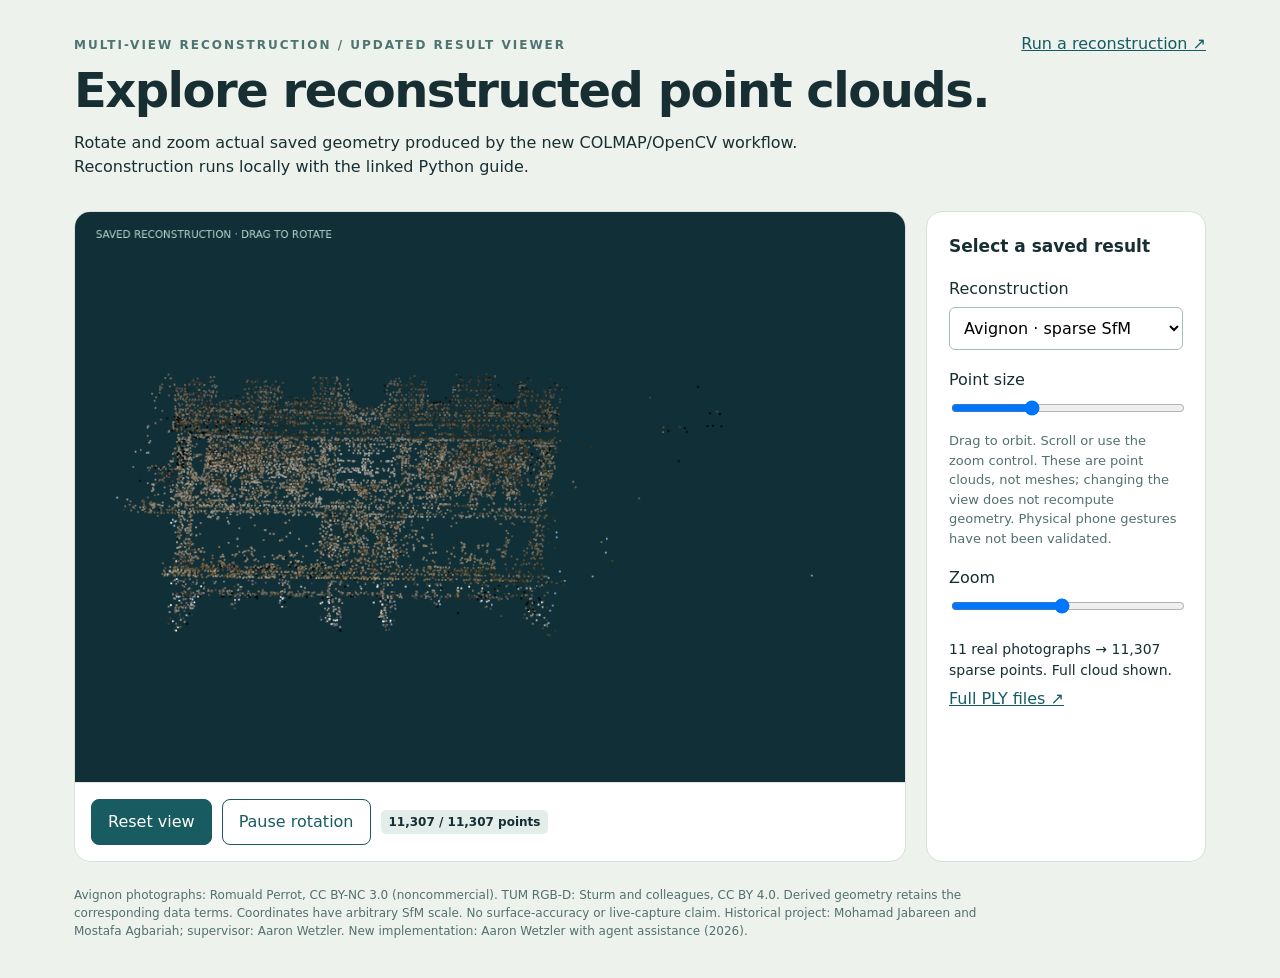
<file: updated/demo/index.html>
<!doctype html><html lang="en"><meta charset="utf-8"><meta name="viewport" content="width=device-width,initial-scale=1"><title>Multi-view reconstruction · saved cloud viewer</title><link rel="stylesheet" href="style.css"><main><header><div><span class="eyebrow">Multi-view reconstruction / updated result viewer</span><h1>Explore reconstructed point clouds.</h1><p>Rotate and zoom actual saved geometry produced by the new COLMAP/OpenCV workflow. Reconstruction runs locally with the linked Python guide.</p></div><a href="https://github.com/twerdster/iphone-multiview-reconstruction#updated">Run a reconstruction ↗</a></header><div class="layout"><section class="stage"><canvas id="cloud" width="960" height="660" tabindex="0" aria-label="Interactive reconstructed point cloud; drag to rotate"></canvas><div class="toolbar"><button id="reset">Reset view</button><button id="orbit" class="secondary">Pause rotation</button><span id="count" class="tag">Loading…</span></div></section><aside class="panel"><h2>Select a saved result</h2><label for="dataset">Reconstruction</label><select id="dataset"><option value="avignon">Avignon · sparse SfM</option><option value="tum">TUM fr1/xyz · partial stereo</option></select><label for="size">Point size</label><input id="size" type="range" min="1" max="4" value="2" step=".5"><p class="note">Drag to orbit. Scroll or use the zoom control. These are point clouds, not meshes; changing the view does not recompute geometry. Physical phone gestures have not been validated.</p><label for="zoom">Zoom</label><input id="zoom" type="range" min="50" max="240" value="140"><div id="status" class="status" role="status">Loading the saved cloud…</div><a id="download" href="https://github.com/twerdster/iphone-multiview-reconstruction/tree/main/updated/results">Full PLY files ↗</a></aside></div><footer id="credit">Avignon photographs: Romuald Perrot, CC BY-NC 3.0 (noncommercial). TUM RGB-D: Sturm and colleagues, CC BY 4.0. Derived geometry retains the corresponding data terms. Coordinates have arbitrary SfM scale. No surface-accuracy or live-capture claim. Historical project: Mohamad Jabareen and Mostafa Agbariah; supervisor: Aaron Wetzler. New implementation: Aaron Wetzler with agent assistance (2026).</footer></main><script type="module" src="app.js"></script></html>
</file>
<file: updated/demo/style.css>
*{box-sizing:border-box}body{margin:0;background:#eef2ed;color:#172f32;font:16px/1.5 system-ui,sans-serif}main{max-width:1180px;margin:auto;padding:32px 24px}header{display:flex;align-items:flex-start;justify-content:space-between;gap:24px;margin-bottom:24px}h1{font-size:clamp(30px,5vw,48px);line-height:1.1;letter-spacing:-1.5px;margin:8px 0 14px}h2{font-size:17px;margin:0 0 12px}.eyebrow{font-size:12px;font-weight:700;letter-spacing:2px;text-transform:uppercase;color:#4d7471}p{max-width:760px;margin:8px 0}a{color:#145b63}button,.button,select,input[type=file]{font:inherit}button,.button{border:1px solid #1a595d;border-radius:8px;background:#185b60;color:#fff;padding:10px 16px;text-decoration:none;cursor:pointer}button.secondary{background:#fff;color:#185b60}button:disabled{opacity:.5;cursor:default}button:focus-visible,a:focus-visible,select:focus-visible,input:focus-visible,textarea:focus-visible{outline:3px solid #d77732;outline-offset:3px}.layout{display:grid;grid-template-columns:minmax(0,1fr) 280px;gap:20px}.stage,.panel{background:#fff;border:1px solid #d7e0da;border-radius:16px;overflow:hidden}.panel{padding:22px}.stage canvas{display:block;width:100%;touch-action:none}.toolbar{display:flex;flex-wrap:wrap;gap:10px;padding:16px;border-top:1px solid #dce5df;align-items:center}.note{font-size:13px;color:#52706f}.tag{display:inline-block;background:#e3eeea;border-radius:5px;padding:3px 8px;font-size:12px;font-weight:650}label{display:block;margin:18px 0 6px}input[type=range],select{width:100%}select,textarea{border:1px solid #a7bdb7;border-radius:6px;padding:10px;background:#fff}output{font-variant-numeric:tabular-nums}.metric{font-size:30px;font-weight:700;line-height:1.3}.status{min-height:48px;margin-top:18px;font-size:14px}footer{margin:24px 0 6px;font-size:12px;color:#52706f;max-width:940px}video{display:none}textarea{width:100%;font:22px/1.8 system-ui;resize:vertical;min-height:250px}details{margin:16px 0}summary{cursor:pointer} @media(max-width:760px){main{padding:22px 14px}header{display:block}.layout{grid-template-columns:1fr}.panel{padding:18px}.toolbar{padding:12px}h1{letter-spacing:-.8px}}
</file>
